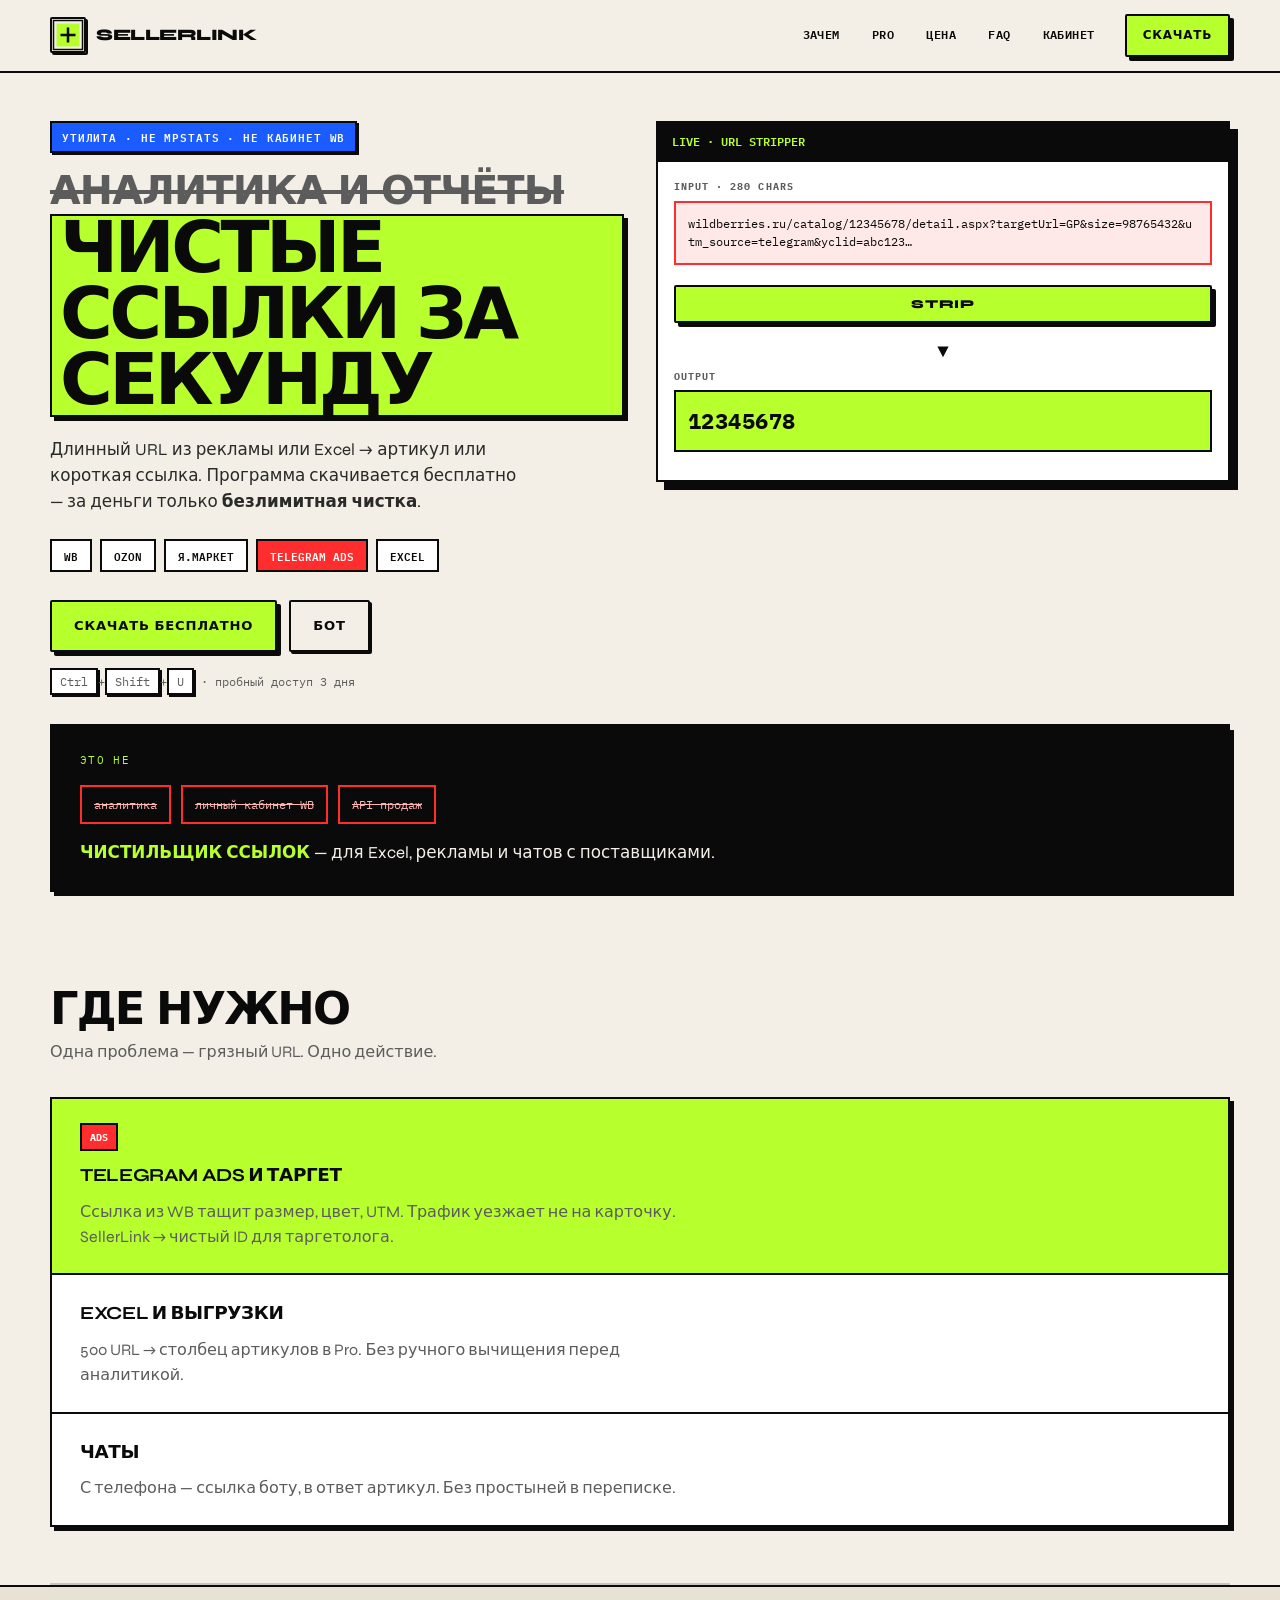
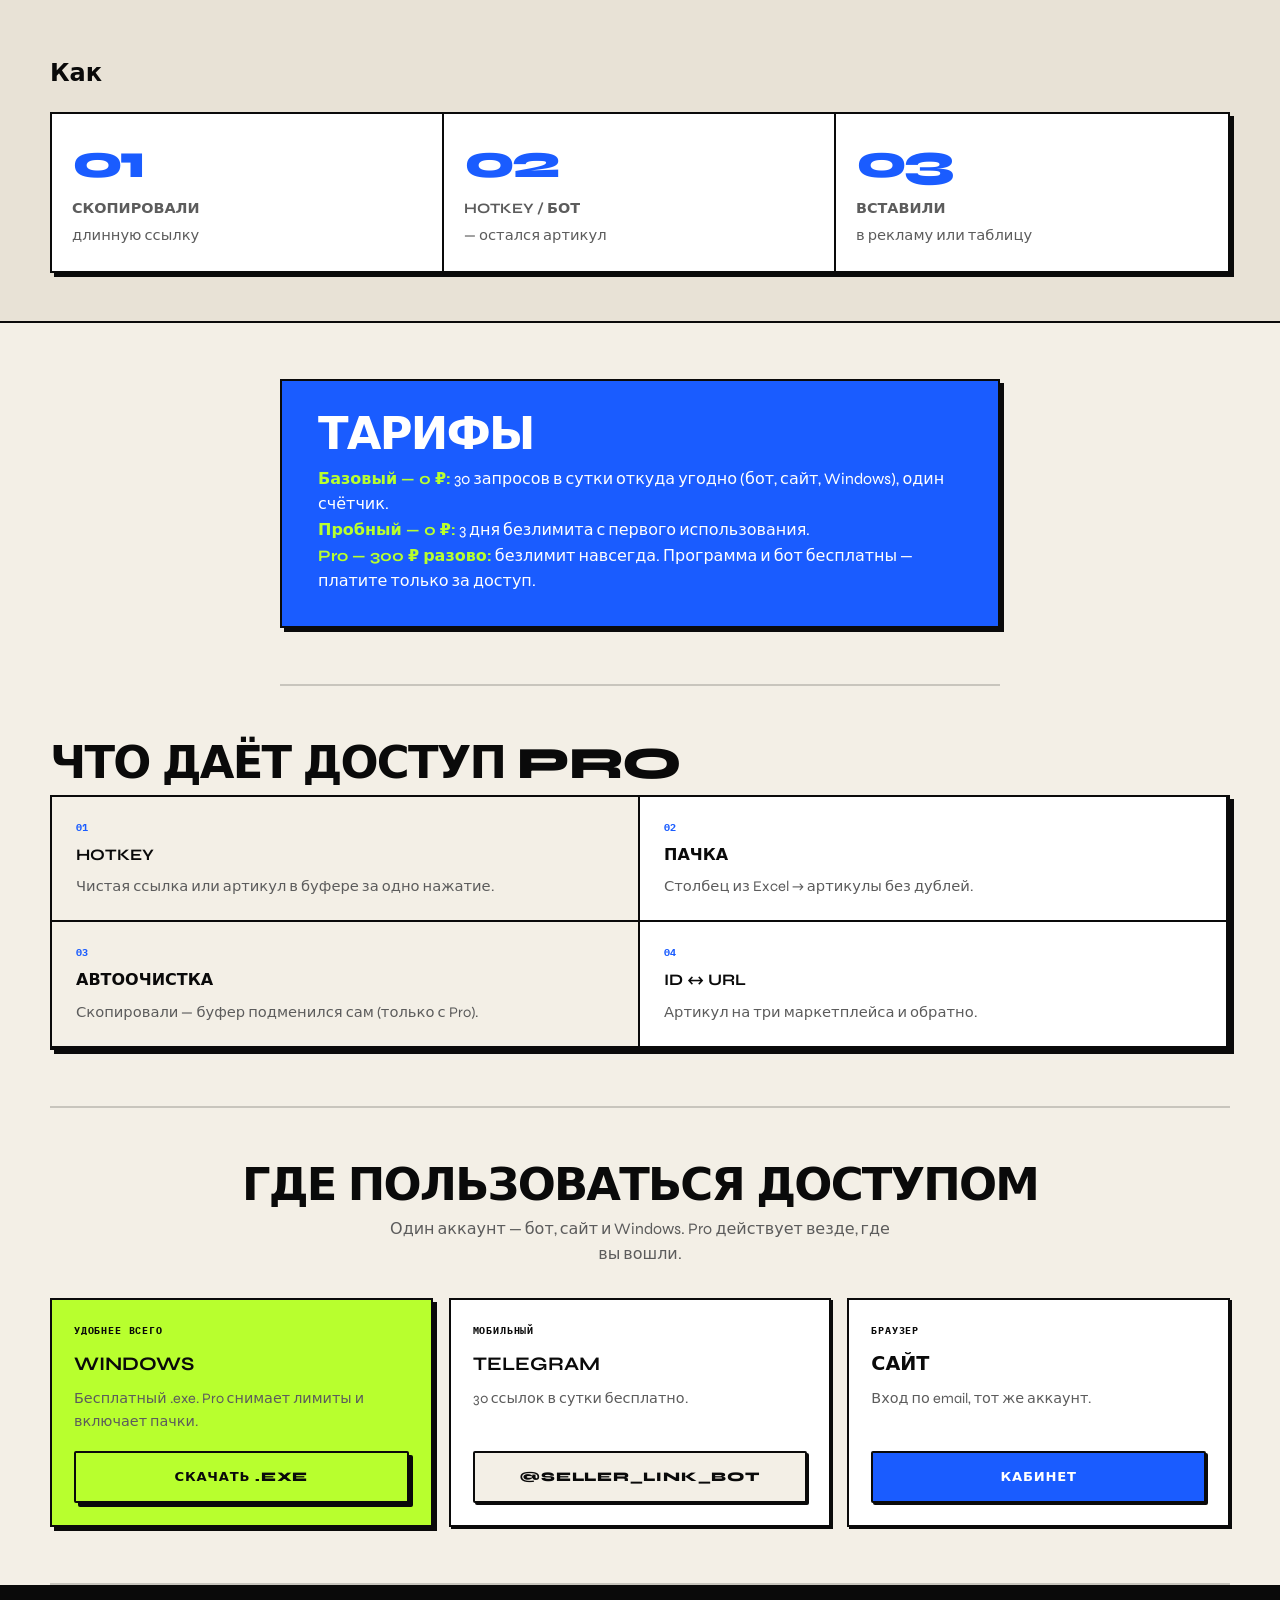
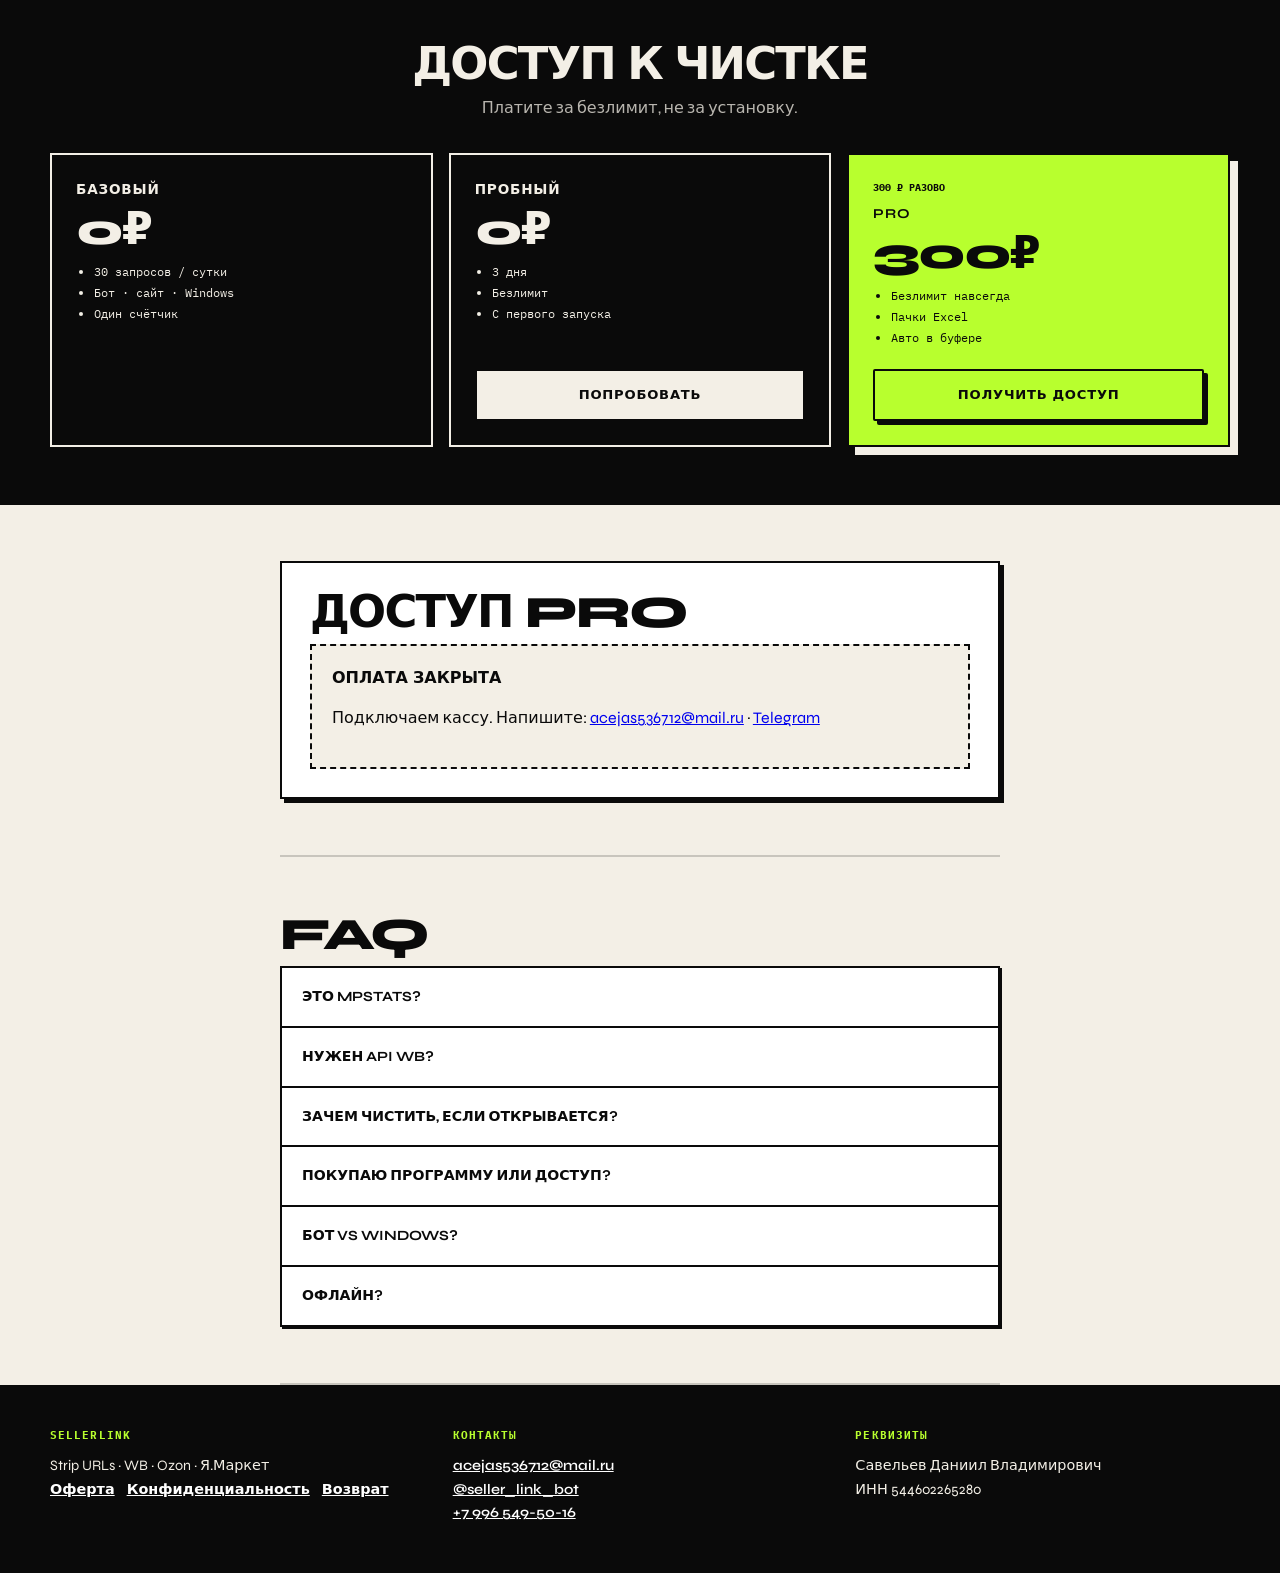
<file: index.html>
<!DOCTYPE html>
<html lang="ru">
<head>
  <meta charset="UTF-8" />
  <meta name="viewport" content="width=device-width, initial-scale=1.0" />
  <title>SellerLink — чистые ссылки WB, Ozon и Я.Маркет</title>
  <meta name="description" content="Доступ к безлимитной чистке ссылок WB, Ozon и Я.Маркет. Программа и бот бесплатны — платите за Pro, не за .exe." />
  <meta name="sellerlink-api" content="https://sellerlink.lucaink.ru" />
  <meta name="sellerlink-cabinet" content="https://sellerlink.lucaink.ru/app" />
  <meta name="sellerlink-price" content="300" />
  <meta name="sellerlink-telegram" content="seller_link_bot" />
  <meta name="sellerlink-sbp-url" content="https://www.tinkoff.ru/rm/r_tnoOPvKwhN.XqBabIgvqc/DCJKj50031" />
  <meta name="sellerlink-sbp-phone" content="+79965495016" />
  <meta name="sellerlink-sbp-recipient" content="Ольга С." />
  <meta name="sellerlink-payments-enabled" content="false" />
  <link rel="icon" href="favicon.svg" type="image/svg+xml" />
  <link rel="apple-touch-icon" href="favicon.svg" />
  <meta name="theme-color" content="#f3efe6" />
  <link rel="preconnect" href="https://fonts.googleapis.com" />
  <link rel="preconnect" href="https://fonts.gstatic.com" crossorigin />
  <link href="https://fonts.googleapis.com/css2?family=IBM+Plex+Mono:wght@400;500;600;700&family=Syne:wght@600;700;800&display=swap" rel="stylesheet" />
  <link rel="stylesheet" href="styles.css" />
</head>
<body>
  <header class="site-header">
    <div class="container header-row">
      <a class="logo" href="#top">
        <img class="logo-img" src="favicon.svg" width="36" height="36" alt="" />
        <span>SellerLink</span>
      </a>
      <button type="button" class="nav-toggle" id="nav-toggle" aria-expanded="false" aria-controls="nav-menu" aria-label="Меню">
        <span class="nav-toggle-icon"></span>
      </button>
      <nav class="nav-links" id="nav-menu">
        <a href="#scenes">Зачем</a>
        <a href="#features">Pro</a>
        <a href="#pricing">Цена</a>
        <a href="#faq">FAQ</a>
        <a href="https://sellerlink.lucaink.ru/app">Кабинет</a>
      </nav>
      <a class="btn btn-small" href="https://github.com/acejas5367123-coder/sellerlink-releases/releases/latest" target="_blank" rel="noopener">Скачать</a>
    </div>
  </header>

  <main id="top">
    <section class="hero container">
      <div class="hero-grid">
        <div class="hero-copy">
          <p class="tag-line">Утилита · не MPStats · не кабинет WB</p>
          <h1>
            <span class="strike">Аналитика и отчёты</span>
            <span class="hit">Чистые ссылки за секунду</span>
          </h1>
          <p class="lead">
            Длинный URL из рекламы или Excel → артикул или короткая ссылка.
            Программа скачивается бесплатно — за деньги только <strong>безлимитная чистка</strong>.
          </p>
          <div class="chips">
            <span class="chip">WB</span>
            <span class="chip">Ozon</span>
            <span class="chip">Я.Маркет</span>
            <span class="chip chip-warn">Telegram Ads</span>
            <span class="chip">Excel</span>
          </div>
          <div class="hero-cta">
            <a class="btn" href="https://github.com/acejas5367123-coder/sellerlink-releases/releases/latest" target="_blank" rel="noopener">Скачать бесплатно</a>
            <a class="btn btn-ghost" href="https://t.me/seller_link_bot" target="_blank" rel="noopener">Бот</a>
          </div>
          <p class="hero-kbd">
            <kbd>Ctrl</kbd>+<kbd>Shift</kbd>+<kbd>U</kbd> · пробный доступ 3 дня
          </p>
        </div>

        <div class="hero-card" id="demo-card">
          <div class="demo-head">live · url stripper</div>
          <div class="demo-body">
            <div class="demo-row bad" id="demo-before">
              <span class="demo-label">input · 280 chars</span>
              <code id="demo-before-text">wildberries.ru/catalog/12345678/detail.aspx?targetUrl=GP&amp;size=98765432&amp;utm_source=telegram&amp;yclid=abc123…</code>
            </div>
            <button type="button" class="btn btn-small demo-clean-btn" id="demo-clean-btn">STRIP</button>
            <div class="demo-arrow" aria-hidden="true">▼</div>
            <div class="demo-row good" id="demo-after">
              <span class="demo-label">output</span>
              <code id="demo-after-text">12345678</code>
              <button type="button" class="demo-copy-btn hidden" id="demo-copy-btn">COPY</button>
            </div>
          </div>
        </div>
      </div>
    </section>

    <section class="not-strip container">
      <div class="not-strip-inner">
        <p class="not-strip-title">Это не</p>
        <ul class="not-strip-list">
          <li>аналитика</li>
          <li>личный кабинет WB</li>
          <li>API продаж</li>
        </ul>
        <p class="not-strip-yes">
          <strong>Чистильщик ссылок</strong> — для Excel, рекламы и чатов с поставщиками.
        </p>
      </div>
    </section>

    <section id="scenes" class="section container">
      <div class="section-head">
        <h2>Где нужно</h2>
        <p class="section-intro">Одна проблема — грязный URL. Одно действие.</p>
      </div>
      <div class="scenes-grid">
        <article class="scene-card scene-hot">
          <span class="scene-tag">Ads</span>
          <h3>Telegram Ads и таргет</h3>
          <p>
            Ссылка из WB тащит размер, цвет, UTM. Трафик уезжает не на карточку.
            SellerLink → чистый ID для таргетолога.
          </p>
        </article>
        <article class="scene-card">
          <h3>Excel и выгрузки</h3>
          <p>500 URL → столбец артикулов в Pro. Без ручного вычищения перед аналитикой.</p>
        </article>
        <article class="scene-card">
          <h3>Чаты</h3>
          <p>С телефона — ссылка боту, в ответ артикул. Без простыней в переписке.</p>
        </article>
      </div>
    </section>

    <section class="steps-section">
      <div class="container">
        <h2>Как</h2>
        <ol class="steps-list">
          <li>
            <span class="step-num">01</span>
            <div><strong>Скопировали</strong> длинную ссылку</div>
          </li>
          <li>
            <span class="step-num">02</span>
            <div><strong>Hotkey / бот</strong> — остался артикул</div>
          </li>
          <li>
            <span class="step-num">03</span>
            <div><strong>Вставили</strong> в рекламу или таблицу</div>
          </li>
        </ol>
      </div>
    </section>

    <section id="what" class="section container narrow">
      <div class="callout-box">
        <h2>Тарифы</h2>
        <p>
          <strong>Базовый — 0 ₽:</strong> 30 запросов в сутки откуда угодно (бот, сайт, Windows), один счётчик.<br />
          <strong>Пробный — 0 ₽:</strong> 3 дня безлимита с первого использования.<br />
          <strong>Pro — 300 ₽ разово:</strong> безлимит навсегда. Программа и бот бесплатны — платите только за доступ.
        </p>
      </div>
    </section>

    <section id="features" class="section container">
      <h2>Что даёт доступ Pro</h2>
      <div class="features-grid">
        <article class="feature-card">
          <div class="feature-num">01</div>
          <h3>Hotkey</h3>
          <p>Чистая ссылка или артикул в буфере за одно нажатие.</p>
        </article>
        <article class="feature-card">
          <div class="feature-num">02</div>
          <h3>Пачка</h3>
          <p>Столбец из Excel → артикулы без дублей.</p>
        </article>
        <article class="feature-card">
          <div class="feature-num">03</div>
          <h3>Автоочистка</h3>
          <p>Скопировали — буфер подменился сам (только с Pro).</p>
        </article>
        <article class="feature-card">
          <div class="feature-num">04</div>
          <h3>ID ↔ URL</h3>
          <p>Артикул на три маркетплейса и обратно.</p>
        </article>
      </div>
    </section>

    <section id="platforms" class="section container">
      <div class="section-head centered">
        <h2>Где пользоваться доступом</h2>
        <p class="section-intro centered">Один аккаунт — бот, сайт и Windows. Pro действует везде, где вы вошли.</p>
      </div>
      <div class="platforms-grid">
        <article class="platform-card featured">
          <span class="platform-label">Удобнее всего</span>
          <h3>Windows</h3>
          <p>Бесплатный .exe. Pro снимает лимиты и включает пачки.</p>
          <a class="btn" href="https://github.com/acejas5367123-coder/sellerlink-releases/releases/latest" target="_blank" rel="noopener">Скачать .exe</a>
        </article>
        <article class="platform-card">
          <span class="platform-label">Мобильный</span>
          <h3>Telegram</h3>
          <p>30 ссылок в сутки бесплатно.</p>
          <a class="btn btn-ghost" href="https://t.me/seller_link_bot" target="_blank" rel="noopener">@seller_link_bot</a>
        </article>
        <article class="platform-card">
          <span class="platform-label">Браузер</span>
          <h3>Сайт</h3>
          <p>Вход по email, тот же аккаунт.</p>
          <a class="btn btn-ghost btn-blue" href="https://sellerlink.lucaink.ru/app">Кабинет</a>
        </article>
      </div>
    </section>

    <section id="pricing" class="section pricing-section">
      <div class="container">
        <div class="section-head centered">
          <h2>Доступ к чистке</h2>
          <p class="section-intro centered">Платите за безлимит, не за установку.</p>
        </div>
        <div class="pricing-grid">
          <article class="price-card">
            <h3>Базовый</h3>
            <div class="price">0₽</div>
            <ul>
              <li>30 запросов / сутки</li>
              <li>Бот · сайт · Windows</li>
              <li>Один счётчик</li>
            </ul>
          </article>
          <article class="price-card">
            <h3>Пробный</h3>
            <div class="price">0₽</div>
            <ul>
              <li>3 дня</li>
              <li>Безлимит</li>
              <li>С первого запуска</li>
            </ul>
            <a class="btn btn-ghost" href="https://github.com/acejas5367123-coder/sellerlink-releases/releases/latest" target="_blank" rel="noopener">Попробовать</a>
          </article>
          <article class="price-card featured">
            <span class="popular">300 ₽ разово</span>
            <h3>Pro</h3>
            <div class="price">300₽</div>
            <ul>
              <li>Безлимит навсегда</li>
              <li>Пачки Excel</li>
              <li>Авто в буфере</li>
            </ul>
            <a class="btn" href="#buy">Получить доступ</a>
          </article>
        </div>
      </div>
    </section>

    <section id="buy" class="section container narrow">
      <div class="buy-box">
        <h2>Доступ Pro</h2>
        <div id="pay-paused" class="pay-paused">
          <p class="pay-paused-title">Оплата закрыта</p>
          <p class="pay-paused-text">Подключаем кассу. Напишите: <a href="mailto:acejas536712@mail.ru">acejas536712@mail.ru</a> · <a href="https://t.me/seller_link_bot" target="_blank" rel="noopener">Telegram</a></p>
        </div>

        <form id="pay-form" class="pay-form hidden" hidden>
          <label class="pay-label" for="pay-email">Email</label>
          <input id="pay-email" class="pay-input" type="email" required placeholder="you@mail.ru" autocomplete="email" />

          <div id="pay-steps" class="pay-steps hidden">
            <div class="pay-step">
              <span class="pay-step-num">1</span>
              <div>
                <strong>СБП <span id="pay-price-label">300</span> ₽</strong>
                <p id="pay-sbp-hint" class="pay-hint"></p>
                <div class="pay-step-actions">
                  <a id="pay-sbp-link" class="btn btn-small hidden" href="#" target="_blank" rel="noopener noreferrer">СБП</a>
                  <button type="button" id="pay-copy-id" class="btn btn-ghost btn-small hidden">Копировать ID</button>
                </div>
              </div>
            </div>
            <div class="pay-step">
              <span class="pay-step-num">2</span>
              <div>
                <strong>Чек в бота</strong>
                <a id="pay-telegram-link" class="btn btn-small" href="https://t.me/seller_link_bot?start=buy" target="_blank" rel="noopener noreferrer">Telegram</a>
              </div>
            </div>
            <div class="pay-step">
              <span class="pay-step-num">3</span>
              <div><strong>Активируйте доступ</strong> в Windows — email и ключ из письма</div>
            </div>
          </div>

          <label class="pay-consent" for="pay-consent">
            <input type="checkbox" id="pay-consent" name="consent" required />
            <span>Принимаю <a href="offer.html" target="_blank" rel="noopener">оферту</a>, <a href="privacy.html" target="_blank" rel="noopener">privacy</a>, <a href="refund.html" target="_blank" rel="noopener">возврат</a>.</span>
          </label>

          <button id="pay-btn" class="btn pay-btn" type="submit">300 ₽</button>
          <p id="pay-message" class="pay-message" aria-live="polite"></p>
        </form>

        <p class="pay-note hidden" id="pay-note">Карта не подключена.</p>
      </div>
    </section>

    <section id="faq" class="section container narrow">
      <h2>FAQ</h2>
      <div class="faq-list">
        <details>
          <summary>Это MPStats?</summary>
          <p>Нет. Только ссылки и артикулы.</p>
        </details>
        <details>
          <summary>Нужен API WB?</summary>
          <p>Нет. Парсим URL локально или на сервере.</p>
        </details>
        <details>
          <summary>Зачем чистить, если открывается?</summary>
          <p>Часто открывается размер/цвет с UTM. Для рекламы нужен стабильный ID.</p>
        </details>
        <details>
          <summary>Покупаю программу или доступ?</summary>
          <p>Доступ к безлимитной чистке. .exe, бот и сайт бесплатны — Pro снимает лимиты на всех каналах.</p>
        </details>
        <details>
          <summary>Бот vs Windows?</summary>
          <p>Один аккаунт. Бот — с телефона. Windows — hotkey и Excel. Без Pro везде действует лимит.</p>
        </details>
        <details>
          <summary>Офлайн?</summary>
          <p>Windows — да. Бот и сайт — интернет.</p>
        </details>
      </div>
    </section>
  </main>

  <footer class="site-footer" id="contacts">
    <div class="container footer-grid">
      <div class="footer-block">
        <strong>SellerLink</strong>
        <p>Strip URLs · WB · Ozon · Я.Маркет</p>
        <p class="footer-legal-links">
          <a href="offer.html">Оферта</a>
          <a href="privacy.html">Конфиденциальность</a>
          <a href="refund.html">Возврат</a>
        </p>
      </div>
      <div class="footer-block">
        <strong>Контакты</strong>
        <p>
          <a href="mailto:acejas536712@mail.ru">acejas536712@mail.ru</a><br />
          <a href="https://t.me/seller_link_bot" target="_blank" rel="noopener">@seller_link_bot</a><br />
          <a href="tel:+79965495016">+7 996 549-50-16</a>
        </p>
      </div>
      <div class="footer-block">
        <strong>Реквизиты</strong>
        <p>
          Савельев Даниил Владимирович<br />
          ИНН 544602265280
        </p>
      </div>
    </div>
  </footer>
  <script src="script.js"></script>
</body>
</html>
</file>
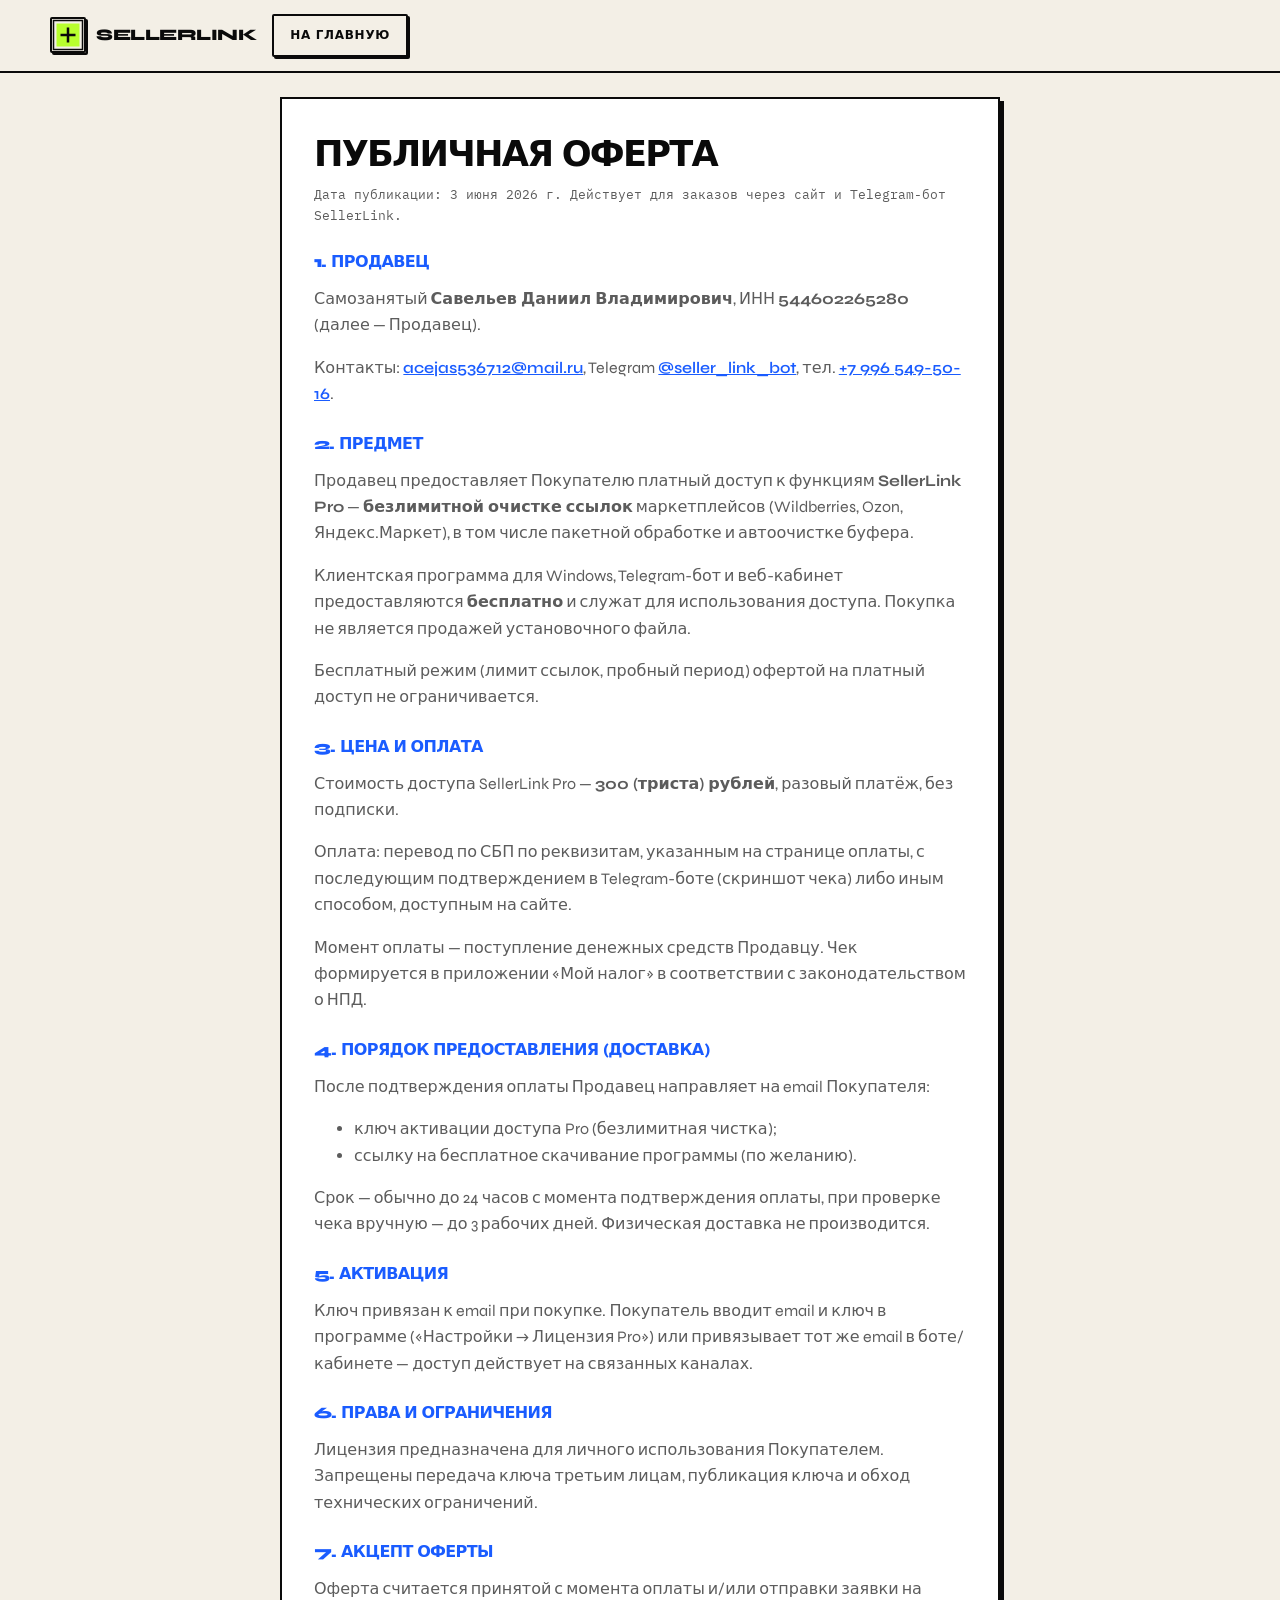
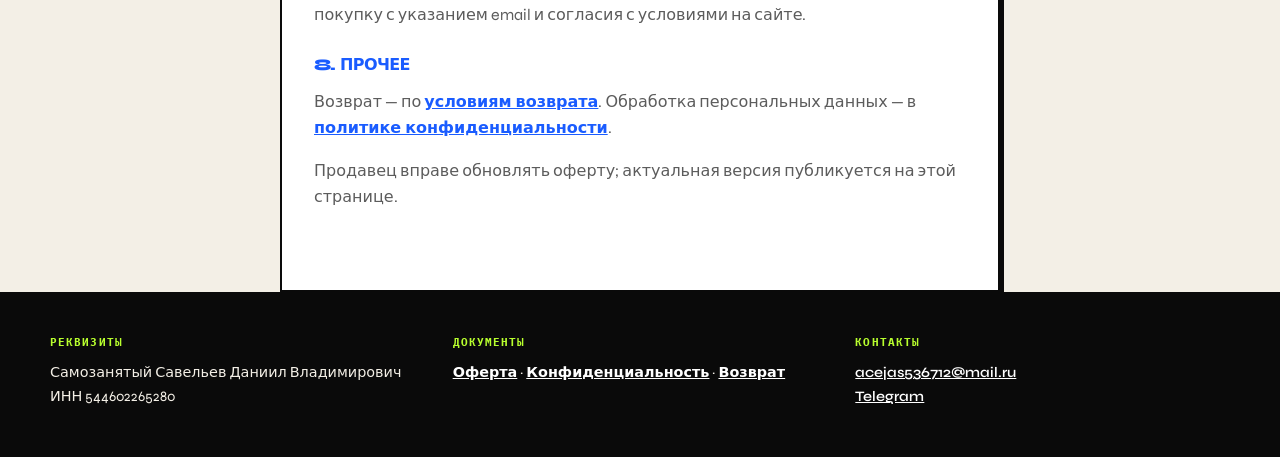
<file: offer.html>
<!DOCTYPE html>
<html lang="ru">
<head>
  <meta charset="UTF-8" />
  <meta name="viewport" content="width=device-width, initial-scale=1.0" />
  <title>Публичная оферта — SellerLink</title>
  <link rel="icon" href="favicon.svg" type="image/svg+xml" />
  <meta name="theme-color" content="#f3efe6" />
  <link rel="preconnect" href="https://fonts.googleapis.com" />
  <link rel="preconnect" href="https://fonts.gstatic.com" crossorigin />
  <link href="https://fonts.googleapis.com/css2?family=IBM+Plex+Mono:wght@400;600;700&family=Syne:wght@700;800&display=swap" rel="stylesheet" />
  <link rel="stylesheet" href="styles.css" />
</head>
<body>
  <header class="site-header">
    <div class="container header-row">
      <a class="logo" href="./"><img class="logo-img" src="favicon.svg" width="38" height="38" alt="" /><span>SellerLink</span></a>
      <a class="btn btn-small btn-ghost" href="./">На главную</a>
    </div>
  </header>
  <main class="section container narrow legal-doc">
    <h1>Публичная оферта</h1>
    <p class="legal-muted">Дата публикации: 3 июня 2026 г. Действует для заказов через сайт и Telegram-бот SellerLink.</p>

    <h2>1. Продавец</h2>
    <p>Самозанятый <strong>Савельев Даниил Владимирович</strong>, ИНН <strong>544602265280</strong> (далее — Продавец).</p>
    <p>Контакты: <a href="mailto:acejas536712@mail.ru">acejas536712@mail.ru</a>, Telegram <a href="https://t.me/seller_link_bot" target="_blank" rel="noopener">@seller_link_bot</a>, тел. <a href="tel:+79965495016">+7 996 549-50-16</a>.</p>

    <h2>2. Предмет</h2>
    <p>Продавец предоставляет Покупателю платный доступ к функциям <strong>SellerLink Pro</strong> — <strong>безлимитной очистке ссылок</strong> маркетплейсов (Wildberries, Ozon, Яндекс.Маркет), в том числе пакетной обработке и автоочистке буфера.</p>
    <p>Клиентская программа для Windows, Telegram-бот и веб-кабинет предоставляются <strong>бесплатно</strong> и служат для использования доступа. Покупка не является продажей установочного файла.</p>
    <p>Бесплатный режим (лимит ссылок, пробный период) офертой на платный доступ не ограничивается.</p>

    <h2>3. Цена и оплата</h2>
    <p>Стоимость доступа SellerLink Pro — <strong>300 (триста) рублей</strong>, разовый платёж, без подписки.</p>
    <p>Оплата: перевод по СБП по реквизитам, указанным на странице оплаты, с последующим подтверждением в Telegram-боте (скриншот чека) либо иным способом, доступным на сайте.</p>
    <p>Момент оплаты — поступление денежных средств Продавцу. Чек формируется в приложении «Мой налог» в соответствии с законодательством о НПД.</p>

    <h2>4. Порядок предоставления (доставка)</h2>
    <p>После подтверждения оплаты Продавец направляет на email Покупателя:</p>
    <ul>
      <li>ключ активации доступа Pro (безлимитная чистка);</li>
      <li>ссылку на бесплатное скачивание программы (по желанию).</li>
    </ul>
    <p>Срок — обычно до 24 часов с момента подтверждения оплаты, при проверке чека вручную — до 3 рабочих дней. Физическая доставка не производится.</p>

    <h2>5. Активация</h2>
    <p>Ключ привязан к email при покупке. Покупатель вводит email и ключ в программе («Настройки → Лицензия Pro») или привязывает тот же email в боте/кабинете — доступ действует на связанных каналах.</p>

    <h2>6. Права и ограничения</h2>
    <p>Лицензия предназначена для личного использования Покупателем. Запрещены передача ключа третьим лицам, публикация ключа и обход технических ограничений.</p>

    <h2>7. Акцепт оферты</h2>
    <p>Оферта считается принятой с момента оплаты и/или отправки заявки на покупку с указанием email и согласия с условиями на сайте.</p>

    <h2>8. Прочее</h2>
    <p>Возврат — по <a href="refund.html">условиям возврата</a>. Обработка персональных данных — в <a href="privacy.html">политике конфиденциальности</a>.</p>
    <p>Продавец вправе обновлять оферту; актуальная версия публикуется на этой странице.</p>
  </main>
  <footer class="site-footer">
    <div class="container footer-grid">
      <div class="footer-block">
        <strong>Реквизиты</strong>
        <p>Самозанятый Савельев Даниил Владимирович<br />ИНН 544602265280</p>
      </div>
      <div class="footer-block">
        <strong>Документы</strong>
        <p><a href="offer.html">Оферта</a> · <a href="privacy.html">Конфиденциальность</a> · <a href="refund.html">Возврат</a></p>
      </div>
      <div class="footer-block">
        <strong>Контакты</strong>
        <p><a href="mailto:acejas536712@mail.ru">acejas536712@mail.ru</a><br /><a href="https://t.me/seller_link_bot">Telegram</a></p>
      </div>
    </div>
  </footer>
</body>
</html>
</file>
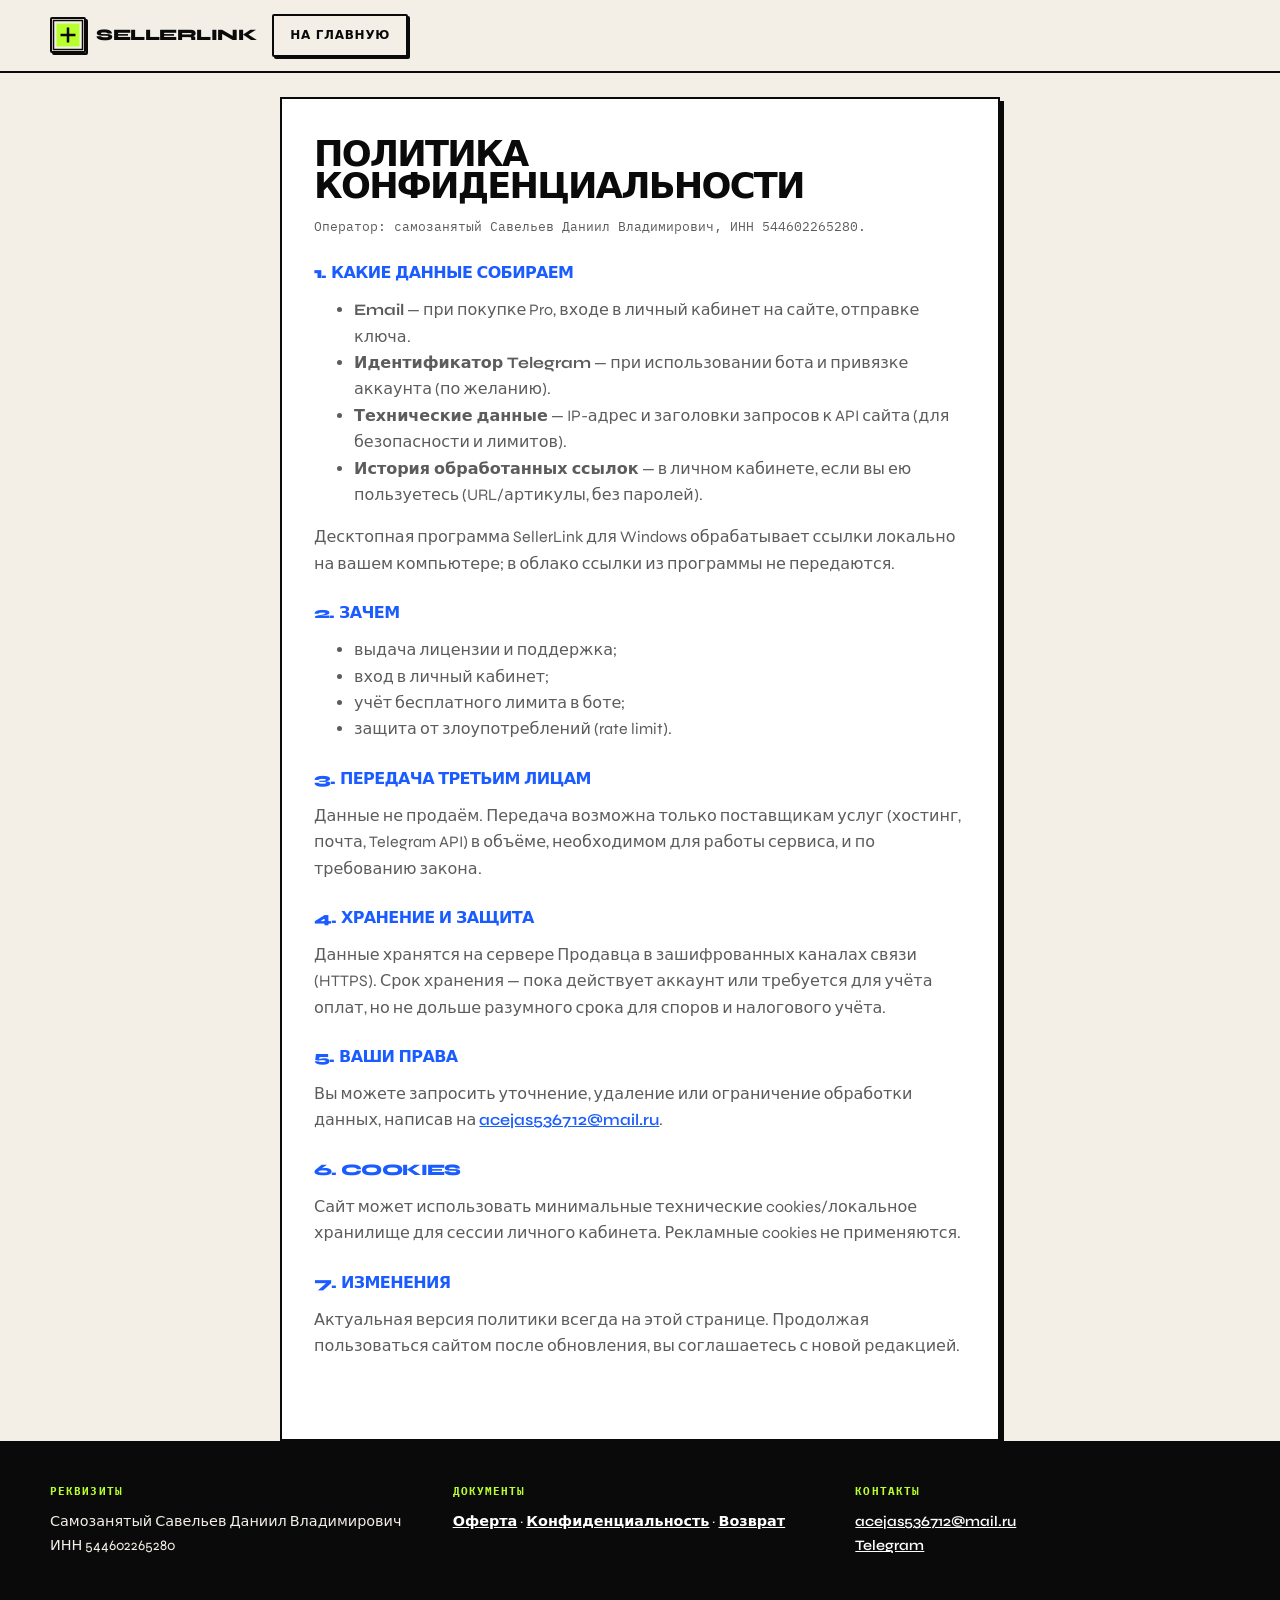
<file: privacy.html>
<!DOCTYPE html>
<html lang="ru">
<head>
  <meta charset="UTF-8" />
  <meta name="viewport" content="width=device-width, initial-scale=1.0" />
  <title>Политика конфиденциальности — SellerLink</title>
  <link rel="icon" href="favicon.svg" type="image/svg+xml" />
  <meta name="theme-color" content="#f3efe6" />
  <link rel="preconnect" href="https://fonts.googleapis.com" />
  <link rel="preconnect" href="https://fonts.gstatic.com" crossorigin />
  <link href="https://fonts.googleapis.com/css2?family=IBM+Plex+Mono:wght@400;600;700&family=Syne:wght@700;800&display=swap" rel="stylesheet" />
  <link rel="stylesheet" href="styles.css" />
</head>
<body>
  <header class="site-header">
    <div class="container header-row">
      <a class="logo" href="./"><img class="logo-img" src="favicon.svg" width="38" height="38" alt="" /><span>SellerLink</span></a>
      <a class="btn btn-small btn-ghost" href="./">На главную</a>
    </div>
  </header>
  <main class="section container narrow legal-doc">
    <h1>Политика конфиденциальности</h1>
    <p class="legal-muted">Оператор: самозанятый Савельев Даниил Владимирович, ИНН 544602265280.</p>

    <h2>1. Какие данные собираем</h2>
    <ul>
      <li><strong>Email</strong> — при покупке Pro, входе в личный кабинет на сайте, отправке ключа.</li>
      <li><strong>Идентификатор Telegram</strong> — при использовании бота и привязке аккаунта (по желанию).</li>
      <li><strong>Технические данные</strong> — IP-адрес и заголовки запросов к API сайта (для безопасности и лимитов).</li>
      <li><strong>История обработанных ссылок</strong> — в личном кабинете, если вы ею пользуетесь (URL/артикулы, без паролей).</li>
    </ul>
    <p>Десктопная программа SellerLink для Windows обрабатывает ссылки локально на вашем компьютере; в облако ссылки из программы не передаются.</p>

    <h2>2. Зачем</h2>
    <ul>
      <li>выдача лицензии и поддержка;</li>
      <li>вход в личный кабинет;</li>
      <li>учёт бесплатного лимита в боте;</li>
      <li>защита от злоупотреблений (rate limit).</li>
    </ul>

    <h2>3. Передача третьим лицам</h2>
    <p>Данные не продаём. Передача возможна только поставщикам услуг (хостинг, почта, Telegram API) в объёме, необходимом для работы сервиса, и по требованию закона.</p>

    <h2>4. Хранение и защита</h2>
    <p>Данные хранятся на сервере Продавца в зашифрованных каналах связи (HTTPS). Срок хранения — пока действует аккаунт или требуется для учёта оплат, но не дольше разумного срока для споров и налогового учёта.</p>

    <h2>5. Ваши права</h2>
    <p>Вы можете запросить уточнение, удаление или ограничение обработки данных, написав на <a href="mailto:acejas536712@mail.ru">acejas536712@mail.ru</a>.</p>

    <h2>6. Cookies</h2>
    <p>Сайт может использовать минимальные технические cookies/локальное хранилище для сессии личного кабинета. Рекламные cookies не применяются.</p>

    <h2>7. Изменения</h2>
    <p>Актуальная версия политики всегда на этой странице. Продолжая пользоваться сайтом после обновления, вы соглашаетесь с новой редакцией.</p>
  </main>
  <footer class="site-footer">
    <div class="container footer-grid">
      <div class="footer-block">
        <strong>Реквизиты</strong>
        <p>Самозанятый Савельев Даниил Владимирович<br />ИНН 544602265280</p>
      </div>
      <div class="footer-block">
        <strong>Документы</strong>
        <p><a href="offer.html">Оферта</a> · <a href="privacy.html">Конфиденциальность</a> · <a href="refund.html">Возврат</a></p>
      </div>
      <div class="footer-block">
        <strong>Контакты</strong>
        <p><a href="mailto:acejas536712@mail.ru">acejas536712@mail.ru</a><br /><a href="https://t.me/seller_link_bot">Telegram</a></p>
      </div>
    </div>
  </footer>
</body>
</html>
</file>
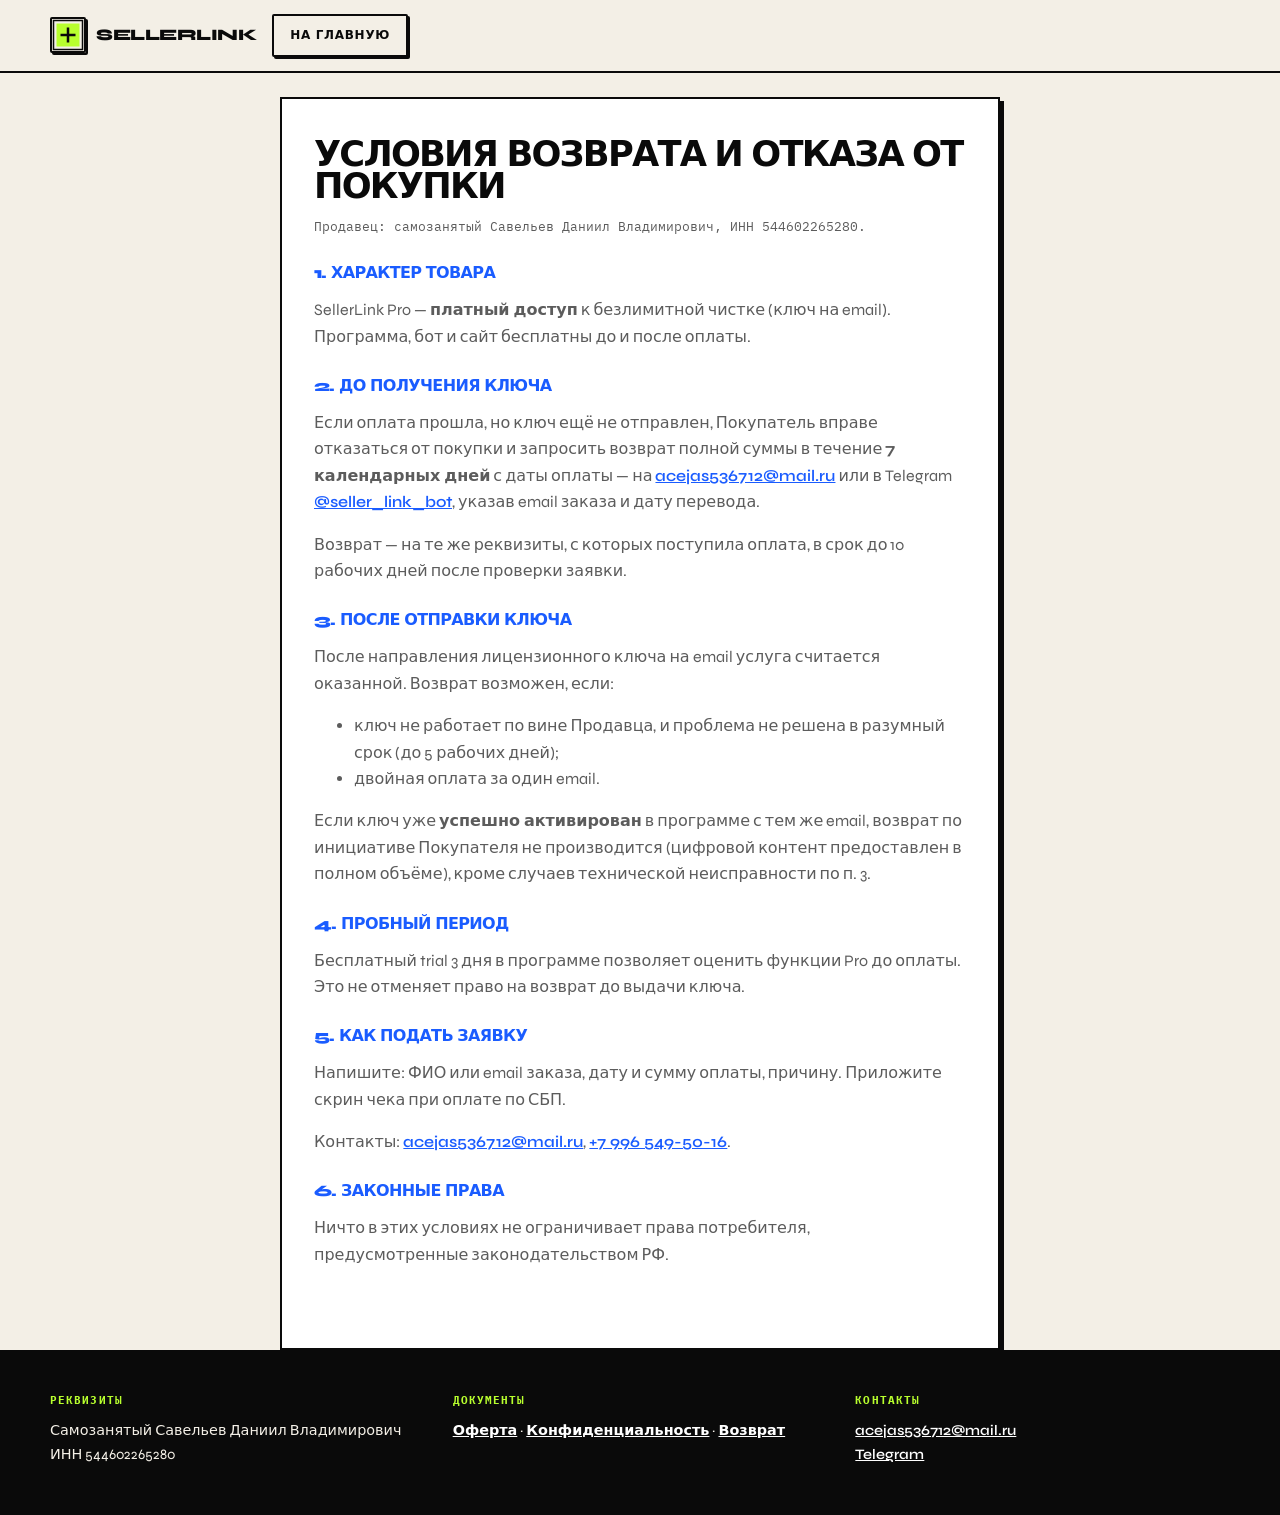
<file: refund.html>
<!DOCTYPE html>
<html lang="ru">
<head>
  <meta charset="UTF-8" />
  <meta name="viewport" content="width=device-width, initial-scale=1.0" />
  <title>Возврат и отказ — SellerLink</title>
  <link rel="icon" href="favicon.svg" type="image/svg+xml" />
  <meta name="theme-color" content="#f3efe6" />
  <link rel="preconnect" href="https://fonts.googleapis.com" />
  <link rel="preconnect" href="https://fonts.gstatic.com" crossorigin />
  <link href="https://fonts.googleapis.com/css2?family=IBM+Plex+Mono:wght@400;600;700&family=Syne:wght@700;800&display=swap" rel="stylesheet" />
  <link rel="stylesheet" href="styles.css" />
</head>
<body>
  <header class="site-header">
    <div class="container header-row">
      <a class="logo" href="./"><img class="logo-img" src="favicon.svg" width="38" height="38" alt="" /><span>SellerLink</span></a>
      <a class="btn btn-small btn-ghost" href="./">На главную</a>
    </div>
  </header>
  <main class="section container narrow legal-doc">
    <h1>Условия возврата и отказа от покупки</h1>
    <p class="legal-muted">Продавец: самозанятый Савельев Даниил Владимирович, ИНН 544602265280.</p>

    <h2>1. Характер товара</h2>
    <p>SellerLink Pro — <strong>платный доступ</strong> к безлимитной чистке (ключ на email). Программа, бот и сайт бесплатны до и после оплаты.</p>

    <h2>2. До получения ключа</h2>
    <p>Если оплата прошла, но ключ ещё не отправлен, Покупатель вправе отказаться от покупки и запросить возврат полной суммы в течение <strong>7 календарных дней</strong> с даты оплаты — на <a href="mailto:acejas536712@mail.ru">acejas536712@mail.ru</a> или в Telegram <a href="https://t.me/seller_link_bot">@seller_link_bot</a>, указав email заказа и дату перевода.</p>
    <p>Возврат — на те же реквизиты, с которых поступила оплата, в срок до 10 рабочих дней после проверки заявки.</p>

    <h2>3. После отправки ключа</h2>
    <p>После направления лицензионного ключа на email услуга считается оказанной. Возврат возможен, если:</p>
    <ul>
      <li>ключ не работает по вине Продавца, и проблема не решена в разумный срок (до 5 рабочих дней);</li>
      <li>двойная оплата за один email.</li>
    </ul>
    <p>Если ключ уже <strong>успешно активирован</strong> в программе с тем же email, возврат по инициативе Покупателя не производится (цифровой контент предоставлен в полном объёме), кроме случаев технической неисправности по п. 3.</p>

    <h2>4. Пробный период</h2>
    <p>Бесплатный trial 3 дня в программе позволяет оценить функции Pro до оплаты. Это не отменяет право на возврат до выдачи ключа.</p>

    <h2>5. Как подать заявку</h2>
    <p>Напишите: ФИО или email заказа, дату и сумму оплаты, причину. Приложите скрин чека при оплате по СБП.</p>
    <p>Контакты: <a href="mailto:acejas536712@mail.ru">acejas536712@mail.ru</a>, <a href="tel:+79965495016">+7 996 549-50-16</a>.</p>

    <h2>6. Законные права</h2>
    <p>Ничто в этих условиях не ограничивает права потребителя, предусмотренные законодательством РФ.</p>
  </main>
  <footer class="site-footer">
    <div class="container footer-grid">
      <div class="footer-block">
        <strong>Реквизиты</strong>
        <p>Самозанятый Савельев Даниил Владимирович<br />ИНН 544602265280</p>
      </div>
      <div class="footer-block">
        <strong>Документы</strong>
        <p><a href="offer.html">Оферта</a> · <a href="privacy.html">Конфиденциальность</a> · <a href="refund.html">Возврат</a></p>
      </div>
      <div class="footer-block">
        <strong>Контакты</strong>
        <p><a href="mailto:acejas536712@mail.ru">acejas536712@mail.ru</a><br /><a href="https://t.me/seller_link_bot">Telegram</a></p>
      </div>
    </div>
  </footer>
</body>
</html>
</file>
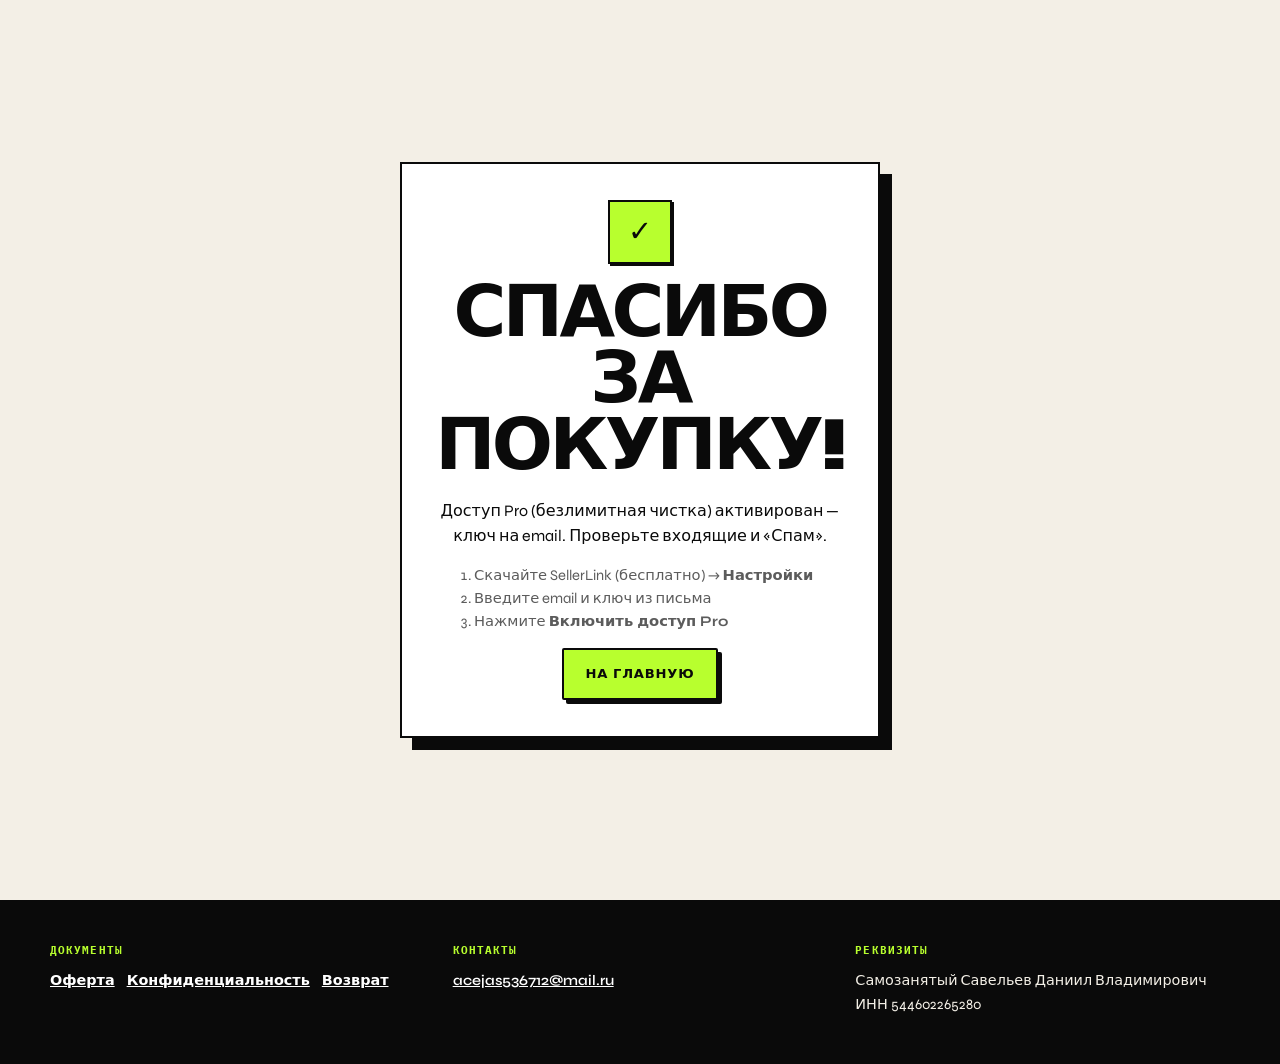
<file: success.html>
<!DOCTYPE html>
<html lang="ru">
<head>
  <meta charset="UTF-8" />
  <meta name="viewport" content="width=device-width, initial-scale=1.0" />
  <title>Оплата прошла — SellerLink</title>
  <link rel="icon" href="favicon.svg" type="image/svg+xml" />
  <link rel="apple-touch-icon" href="favicon.svg" />
  <meta name="theme-color" content="#f3efe6" />
  <link rel="preconnect" href="https://fonts.googleapis.com" />
  <link rel="preconnect" href="https://fonts.gstatic.com" crossorigin />
  <link href="https://fonts.googleapis.com/css2?family=IBM+Plex+Mono:wght@400;600;700&family=Syne:wght@700;800&display=swap" rel="stylesheet" />
  <link rel="stylesheet" href="styles.css" />
</head>
<body>
  <main class="success-page">
    <div class="success-card">
      <div class="success-icon">✓</div>
      <h1>Спасибо за покупку!</h1>
      <p id="success-text">Доступ Pro (безлимитная чистка) активирован — ключ на email. Проверьте входящие и «Спам».</p>
      <p id="success-email" class="success-email"></p>
      <ol class="success-steps">
        <li>Скачайте SellerLink (бесплатно) → <strong>Настройки</strong></li>
        <li>Введите email и ключ из письма</li>
        <li>Нажмите <strong>Включить доступ Pro</strong></li>
      </ol>
      <a class="btn" href="./">На главную</a>
    </div>
  </main>
  <footer class="site-footer">
    <div class="container footer-grid">
      <div class="footer-block">
        <strong>Документы</strong>
        <p class="footer-legal-links">
          <a href="offer.html">Оферта</a>
          <a href="privacy.html">Конфиденциальность</a>
          <a href="refund.html">Возврат</a>
        </p>
      </div>
      <div class="footer-block">
        <strong>Контакты</strong>
        <p><a href="mailto:acejas536712@mail.ru">acejas536712@mail.ru</a></p>
      </div>
      <div class="footer-block">
        <strong>Реквизиты</strong>
        <p>Самозанятый Савельев Даниил Владимирович<br />ИНН 544602265280</p>
      </div>
    </div>
  </footer>
  <script>
    const params = new URLSearchParams(window.location.search);
    const email = params.get('email');
    if (email) {
      document.getElementById('success-email').textContent = `Email: ${email}`;
    }
  </script>
</body>
</html>
</file>
<file: styles.css>
@import url("base-2026.css");

/* —— header —— */
.site-header {
  position: sticky;
  top: 0;
  z-index: 100;
  background: var(--paper);
  border-bottom: 2px solid var(--line);
}

.header-row {
  display: flex;
  align-items: center;
  gap: 16px;
  padding: 14px 0;
  flex-wrap: wrap;
}

.logo {
  display: inline-flex;
  align-items: center;
  gap: 10px;
  color: var(--ink);
  text-decoration: none;
  font-weight: 800;
  font-size: 1rem;
  letter-spacing: -0.03em;
  text-transform: uppercase;
}

.logo-img {
  width: 36px;
  height: 36px;
  border: 2px solid var(--line);
  border-radius: var(--r-btn);
  box-shadow: var(--hard-sm);
}

.nav-links {
  display: flex;
  gap: 4px;
  margin-left: auto;
  flex-wrap: wrap;
}

.nav-links a {
  padding: 8px 12px;
  color: var(--ink);
  text-decoration: none;
  font-family: var(--mono);
  font-size: 0.72rem;
  font-weight: 600;
  text-transform: uppercase;
  letter-spacing: 0.04em;
  border: 2px solid transparent;
  border-radius: var(--r-btn);
}

.nav-links a:hover {
  border-color: var(--line);
  background: #fff;
  box-shadow: var(--hard-sm);
}

.nav-toggle {
  display: none;
  margin-left: auto;
  width: 44px;
  height: 44px;
  border: 2px solid var(--line);
  background: #fff;
  box-shadow: var(--hard-sm);
  cursor: pointer;
}

.nav-toggle-icon,
.nav-toggle-icon::before,
.nav-toggle-icon::after {
  display: block;
  width: 18px;
  height: 2px;
  margin: 0 auto;
  background: var(--ink);
}

.nav-toggle-icon { position: relative; height: 0; }
.nav-toggle-icon::before,
.nav-toggle-icon::after {
  content: "";
  position: absolute;
  left: 50%;
  transform: translateX(-50%);
}
.nav-toggle-icon::before { top: -6px; }
.nav-toggle-icon::after { top: 6px; }

.site-header.nav-open .nav-toggle-icon::before { top: 0; transform: translateX(-50%) rotate(45deg); }
.site-header.nav-open .nav-toggle-icon::after { top: 0; transform: translateX(-50%) rotate(-45deg); }

/* —— hero —— */
.hero {
  padding: 48px 0 32px;
  border-bottom: 2px solid var(--line);
}

.hero-grid {
  display: grid;
  grid-template-columns: 1fr 1fr;
  gap: 32px;
  align-items: start;
}

.tag-line {
  display: inline-block;
  margin: 0 0 20px;
  padding: 6px 10px;
  border: 2px solid var(--line);
  background: var(--blue);
  color: #fff;
  font-family: var(--mono);
  font-size: 0.68rem;
  font-weight: 600;
  text-transform: uppercase;
  letter-spacing: 0.08em;
  box-shadow: var(--hard-sm);
}

h1 {
  margin: 0 0 20px;
  font-size: clamp(2.5rem, 7vw, 4.5rem);
  font-weight: 800;
  line-height: 0.92;
  letter-spacing: -0.05em;
  text-transform: uppercase;
}

h1 .strike {
  display: block;
  color: var(--mute);
  text-decoration: line-through;
  text-decoration-thickness: 4px;
  font-size: 0.55em;
  letter-spacing: -0.02em;
}

h1 .hit {
  display: block;
  background: var(--lime);
  padding: 0 8px;
  margin-top: 4px;
  width: fit-content;
  border: 2px solid var(--line);
  box-shadow: var(--hard);
}

.lead {
  max-width: 480px;
  font-size: 1.05rem;
  color: var(--ink-2);
  margin: 0 0 24px;
}

.chips {
  display: flex;
  flex-wrap: wrap;
  gap: 8px;
  margin-bottom: 28px;
}

.chip {
  padding: 6px 12px;
  border: 2px solid var(--line);
  background: #fff;
  font-family: var(--mono);
  font-size: 0.7rem;
  font-weight: 600;
  text-transform: uppercase;
}

.chip-warn {
  background: var(--red);
  color: #fff;
}

.btn-blue {
  background: var(--blue);
  color: #fff;
}

.btn-blue:hover {
  background: var(--blue);
  color: #fff;
}

.hero-cta { display: flex; flex-wrap: wrap; gap: 12px; margin-bottom: 20px; }

.hero-kbd {
  font-family: var(--mono);
  font-size: 0.78rem;
  color: var(--mute);
  margin: 0;
}

kbd {
  padding: 4px 8px;
  border: 2px solid var(--line);
  background: #fff;
  font-size: 0.72rem;
  box-shadow: 2px 2px 0 var(--ink);
}

/* demo terminal */
.hero-card {
  border: 2px solid var(--line);
  background: #fff;
  box-shadow: 8px 8px 0 var(--ink);
}

.demo-head {
  display: flex;
  align-items: center;
  justify-content: space-between;
  padding: 10px 14px;
  border-bottom: 2px solid var(--line);
  background: var(--ink);
  color: var(--lime);
  font-family: var(--mono);
  font-size: 0.72rem;
  font-weight: 600;
  text-transform: uppercase;
}

.demo-body { padding: 16px; }

.demo-row { margin-bottom: 12px; }

.demo-label {
  display: block;
  margin-bottom: 6px;
  font-family: var(--mono);
  font-size: 0.65rem;
  font-weight: 700;
  text-transform: uppercase;
  letter-spacing: 0.1em;
  color: var(--mute);
}

.demo-row code {
  display: block;
  padding: 12px;
  border: 2px solid var(--line);
  font-size: 0.75rem;
  line-height: 1.5;
  word-break: break-all;
  background: var(--paper);
}

.demo-row.bad code {
  background: #ffe8e8;
  border-color: var(--red);
}

.demo-row.good code {
  background: var(--lime);
  font-size: 1.4rem;
  font-weight: 700;
  letter-spacing: 0.02em;
}

.demo-clean-btn { width: 100%; margin: 8px 0; }

.demo-arrow {
  text-align: center;
  font-family: var(--mono);
  font-weight: 800;
  font-size: 1.2rem;
  padding: 4px 0;
}

.demo-copy-btn {
  margin-top: 10px;
  width: 100%;
  padding: 10px;
  border: 2px solid var(--line);
  background: var(--ink);
  color: var(--lime);
  font-family: var(--mono);
  font-size: 0.72rem;
  font-weight: 700;
  text-transform: uppercase;
  cursor: pointer;
  box-shadow: var(--hard-sm);
}

.demo-copy-btn:hover { background: var(--blue); color: #fff; }

/* —— sections —— */
.section {
  padding: 56px 0;
  border-bottom: 2px solid var(--line-soft);
}

.section h2 {
  margin: 0 0 8px;
  font-size: clamp(1.8rem, 4vw, 2.8rem);
  font-weight: 800;
  text-transform: uppercase;
  letter-spacing: -0.04em;
  line-height: 1;
}

.section-intro {
  margin: 0 0 32px;
  max-width: 520px;
  font-size: 1rem;
  color: var(--mute);
}

.section-head.centered,
.section-intro.centered {
  text-align: center;
  margin-inline: auto;
}

/* not list */
.not-strip { padding: 0 0 40px; }

.not-strip-inner {
  padding: 24px 28px;
  border: 2px solid var(--line);
  background: var(--ink);
  color: var(--paper);
  box-shadow: var(--hard);
}

.not-strip-title {
  margin: 0 0 16px;
  font-family: var(--mono);
  font-size: 0.7rem;
  text-transform: uppercase;
  letter-spacing: 0.12em;
  color: var(--lime);
}

.not-strip-list {
  list-style: none;
  margin: 0 0 16px;
  padding: 0;
  display: flex;
  flex-wrap: wrap;
  gap: 10px;
}

.not-strip-list li {
  padding: 8px 12px;
  border: 2px solid var(--red);
  color: #ffb4b4;
  font-family: var(--mono);
  font-size: 0.78rem;
  text-decoration: line-through;
}

.not-strip-yes {
  margin: 0;
  font-size: 1.05rem;
  line-height: 1.5;
}

.not-strip-yes strong {
  color: var(--lime);
  text-transform: uppercase;
}

/* scenes — stacked blocks */
.scenes-grid {
  display: flex;
  flex-direction: column;
  gap: 0;
  border: 2px solid var(--line);
  box-shadow: var(--hard);
}

.scene-card {
  padding: 24px 28px;
  border-bottom: 2px solid var(--line);
  background: #fff;
}

.scene-card:last-child { border-bottom: none; }

.scene-card h3 {
  margin: 0 0 10px;
  font-size: 1.15rem;
  text-transform: uppercase;
  letter-spacing: -0.02em;
}

.scene-card p {
  margin: 0;
  color: var(--mute);
  max-width: 640px;
}

.scene-hot {
  background: var(--lime);
}

.scene-hot .scene-tag {
  display: inline-block;
  margin-bottom: 10px;
  padding: 4px 8px;
  border: 2px solid var(--line);
  background: var(--red);
  color: #fff;
  font-family: var(--mono);
  font-size: 0.65rem;
  font-weight: 700;
  text-transform: uppercase;
}

/* steps */
.steps-section {
  padding: 48px 0;
  background: var(--paper-2);
  border-block: 2px solid var(--line);
}

.steps-list {
  list-style: none;
  margin: 0;
  padding: 0;
  display: grid;
  grid-template-columns: repeat(3, 1fr);
  gap: 0;
  border: 2px solid var(--line);
  box-shadow: var(--hard);
}

.steps-list li {
  display: flex;
  flex-direction: column;
  gap: 12px;
  padding: 24px 20px;
  background: #fff;
  border-right: 2px solid var(--line);
}

.steps-list li:last-child { border-right: none; }

.step-num {
  font-size: 3rem;
  font-weight: 800;
  line-height: 1;
  letter-spacing: -0.06em;
  color: var(--blue);
}

.steps-list li strong {
  display: block;
  text-transform: uppercase;
  font-size: 0.9rem;
  margin-bottom: 4px;
}

.steps-list li div {
  font-size: 0.92rem;
  color: var(--mute);
}

/* callout */
.callout-box {
  padding: 32px 36px;
  border: 2px solid var(--line);
  background: var(--blue);
  color: #fff;
  box-shadow: var(--hard);
}

.callout-box h2 {
  margin-top: 0;
  color: #fff;
}

.callout-box p { margin: 0; line-height: 1.6; }
.callout-box strong { color: var(--lime); }

/* features — horizontal table */
.features-grid {
  display: grid;
  grid-template-columns: repeat(2, 1fr);
  gap: 0;
  border: 2px solid var(--line);
  box-shadow: var(--hard);
}

.feature-card {
  padding: 22px 24px;
  border: 2px solid var(--line);
  margin: -2px 0 0 -2px;
  background: #fff;
}

.feature-card:nth-child(odd) { background: var(--paper); }

.feature-num {
  font-family: var(--mono);
  font-size: 0.65rem;
  font-weight: 700;
  color: var(--blue);
  margin-bottom: 8px;
}

.feature-card h3 {
  margin: 0 0 8px;
  font-size: 1rem;
  text-transform: uppercase;
}

.feature-card p { margin: 0; color: var(--mute); font-size: 0.92rem; }

/* platforms */
.platforms-grid {
  display: grid;
  grid-template-columns: repeat(3, 1fr);
  gap: 16px;
}

.platform-card {
  padding: 22px;
  border: 2px solid var(--line);
  background: #fff;
  box-shadow: var(--hard-sm);
  display: flex;
  flex-direction: column;
  gap: 10px;
}

.platform-card.featured {
  background: var(--lime);
  box-shadow: var(--hard);
}

.platform-label {
  font-family: var(--mono);
  font-size: 0.65rem;
  font-weight: 700;
  text-transform: uppercase;
  letter-spacing: 0.08em;
}

.platform-card h3 {
  margin: 0;
  font-size: 1.2rem;
  text-transform: uppercase;
}

.platform-card p { margin: 0; flex: 1; color: var(--mute); font-size: 0.9rem; }
.platform-card .btn { width: 100%; margin-top: 8px; }

/* pricing */
.pricing-section {
  background: var(--ink);
  color: var(--paper);
  border-block: 2px solid var(--line);
}

.pricing-section h2,
.pricing-section .section-intro { color: var(--paper); }
.pricing-section .section-intro { opacity: 0.75; }

.pricing-grid {
  display: grid;
  grid-template-columns: repeat(3, 1fr);
  gap: 16px;
}

.price-card {
  padding: 24px;
  border: 2px solid var(--paper);
  background: transparent;
  display: flex;
  flex-direction: column;
}

.price-card.featured {
  background: var(--lime);
  color: var(--ink);
  border-color: var(--line);
  box-shadow: 8px 8px 0 var(--paper);
}

.price-card .price {
  font-size: 2.8rem;
  font-weight: 800;
  letter-spacing: -0.05em;
  margin: 8px 0;
  line-height: 1;
}

.price-card h3 {
  margin: 0;
  font-size: 0.85rem;
  text-transform: uppercase;
  letter-spacing: 0.06em;
}

.price-card ul {
  margin: 0 0 20px;
  padding-left: 1.1rem;
  flex: 1;
  font-family: var(--mono);
  font-size: 0.78rem;
  line-height: 1.7;
}

.price-card.featured .btn-ghost {
  background: #fff;
}

.popular {
  font-family: var(--mono);
  font-size: 0.65rem;
  font-weight: 700;
  text-transform: uppercase;
  margin-bottom: 8px;
}

/* buy + pay */
.buy-box {
  padding: 28px;
  border: 2px solid var(--line);
  background: #fff;
  box-shadow: var(--hard);
}

.buy-box h2 { margin-top: 0; text-transform: uppercase; }

.pay-paused {
  padding: 20px;
  border: 2px dashed var(--line);
  background: var(--paper);
}

.pay-paused-title {
  margin: 0 0 8px;
  font-weight: 800;
  text-transform: uppercase;
}

.pay-form { display: grid; gap: 14px; margin-top: 20px; }
.pay-label { font-family: var(--mono); font-size: 0.75rem; text-transform: uppercase; }
.pay-btn { width: 100%; }
.pay-message { font-family: var(--mono); font-size: 0.8rem; min-height: 1.2em; }
.pay-message.error { color: var(--red); }
.pay-message.success { color: var(--blue); }
.pay-note { font-size: 0.85rem; color: var(--mute); }
.pay-lead { color: var(--mute); }
.pay-steps { border: 2px solid var(--line); padding: 16px; display: flex; flex-direction: column; gap: 14px; }
.pay-step { display: grid; grid-template-columns: auto 1fr; gap: 12px; }
.pay-step-num {
  width: 32px;
  height: 32px;
  display: grid;
  place-items: center;
  border: 2px solid var(--line);
  background: var(--lime);
  font-weight: 800;
  font-family: var(--mono);
}
.pay-hint { color: var(--mute); font-size: 0.88rem; margin: 0 0 8px; }
.pay-step-actions { display: flex; flex-wrap: wrap; gap: 8px; }
.pay-consent { display: flex; gap: 10px; font-size: 0.85rem; cursor: pointer; }
.pay-consent a { color: var(--blue); font-weight: 600; }
.pay-form.hidden, .pay-note.hidden, .pay-paused.hidden { display: none !important; }

/* faq */
.faq-list { border: 2px solid var(--line); box-shadow: var(--hard-sm); }

details {
  border-bottom: 2px solid var(--line);
  background: #fff;
}

details:last-child { border-bottom: none; }

summary {
  padding: 18px 20px;
  cursor: pointer;
  font-weight: 700;
  text-transform: uppercase;
  font-size: 0.88rem;
  list-style: none;
}

summary::-webkit-details-marker { display: none; }

details[open] summary { background: var(--lime); }

details p {
  margin: 0;
  padding: 0 20px 18px;
  color: var(--mute);
  line-height: 1.6;
}

/* footer */
.site-footer {
  padding: 40px 0 48px;
  background: var(--ink);
  color: var(--paper);
  border-top: 2px solid var(--line);
}

.footer-grid {
  display: grid;
  grid-template-columns: repeat(3, 1fr);
  gap: 28px;
  text-align: left;
}

.footer-block strong {
  display: block;
  font-family: var(--mono);
  font-size: 0.68rem;
  text-transform: uppercase;
  letter-spacing: 0.1em;
  color: var(--lime);
  margin-bottom: 10px;
}

.footer-block p { margin: 0; line-height: 1.65; font-size: 0.9rem; }
.footer-block a { color: #fff; font-weight: 600; }
.footer-legal-links { display: flex; flex-wrap: wrap; gap: 12px; margin-top: 10px; }

/* legal */
.legal-doc {
  padding: 40px 32px 64px;
  border: 2px solid var(--line);
  background: #fff;
  box-shadow: var(--hard);
  margin-top: 24px;
}

.legal-doc h1 {
  font-size: clamp(1.6rem, 4vw, 2.2rem);
  text-transform: uppercase;
  margin-bottom: 12px;
}

.legal-doc h2 {
  margin: 28px 0 10px;
  font-size: 1rem;
  text-transform: uppercase;
  color: var(--blue);
}

.legal-doc p, .legal-doc li { color: var(--mute); line-height: 1.65; }
.legal-doc a { color: var(--blue); font-weight: 600; }
.legal-muted { font-family: var(--mono); font-size: 0.8rem; }

/* success */
.success-page {
  min-height: 100vh;
  display: grid;
  place-items: center;
  padding: 32px;
}

.success-card {
  width: min(480px, 100%);
  padding: 36px 32px;
  border: 2px solid var(--line);
  background: #fff;
  box-shadow: 12px 12px 0 var(--ink);
  text-align: center;
}

.success-icon {
  width: 64px;
  height: 64px;
  margin: 0 auto 16px;
  border: 2px solid var(--line);
  background: var(--lime);
  display: grid;
  place-items: center;
  font-size: 1.8rem;
  font-weight: 800;
  box-shadow: var(--hard-sm);
}

.success-email { font-family: var(--mono); font-weight: 600; }
.success-steps { text-align: left; font-size: 0.92rem; color: var(--mute); }

.eyebrow { display: none; }
.title-gradient { color: inherit; background: none; -webkit-text-fill-color: unset; }
.feature-icon, .platform-icon, .platform-badge,
.demo-toolbar, .demo-dot { display: none; }
.pill-row { display: flex; flex-wrap: wrap; gap: 8px; margin-bottom: 28px; }
.pill {
  padding: 6px 12px;
  border: 2px solid var(--line);
  background: #fff;
  font-family: var(--mono);
  font-size: 0.7rem;
  font-weight: 600;
  text-transform: uppercase;
}
.pill-hot { background: var(--red); color: #fff; }

@media (max-width: 900px) {
  .hero-grid, .features-grid, .pricing-grid, .platforms-grid,
  .steps-list, .footer-grid { grid-template-columns: 1fr; }
  .steps-list li { border-right: none; border-bottom: 2px solid var(--line); }
  .steps-list li:last-child { border-bottom: none; }
  .nav-toggle { display: inline-flex; align-items: center; justify-content: center; }
  .nav-links {
    display: none;
    width: 100%;
    flex-direction: column;
    margin-left: 0;
    order: 10;
  }
  .site-header.nav-open .nav-links { display: flex; }
  .header-row > .btn-small:last-child { width: 100%; justify-content: center; }
}
</file>
